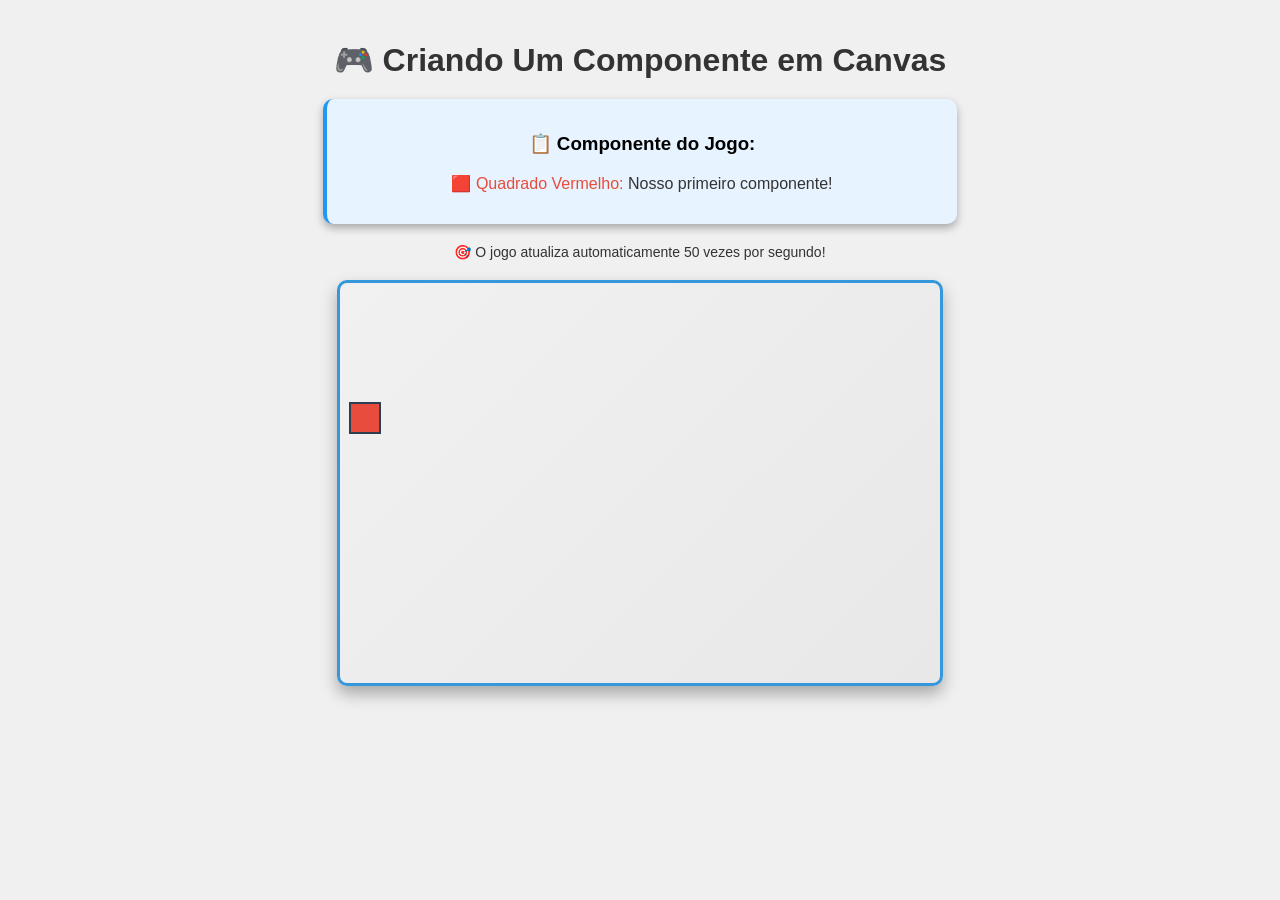
<file: 02 - Scripts/01 - components/01 - Um Componente/index.html>
<!DOCTYPE html>
<html lang="pt-BR">
<head>
    <meta charset="UTF-8">
    <meta name="viewport" content="width=device-width, initial-scale=1.0">
    <title>Criando Um Componente em Canvas</title>
    <link rel="stylesheet" href="css/styles.css">
</head>
<body>
    <h1>🎮 Criando Um Componente em Canvas</h1>
    
    <div class="game-info">
        <h3>📋 Componente do Jogo:</h3>
        <p><span style="color: #e74c3c;">🟥 Quadrado Vermelho:</span> Nosso primeiro componente!</p>
    </div>
    
    <div class="controls">
        <p>🎯 O jogo atualiza automaticamente 50 vezes por segundo!</p>
    </div>
    
    <!-- Canvas onde o jogo será desenhado -->
    <canvas id="gameCanvas"></canvas>
    <script src="js/script.js"></script>
</body>
</html>
</file>
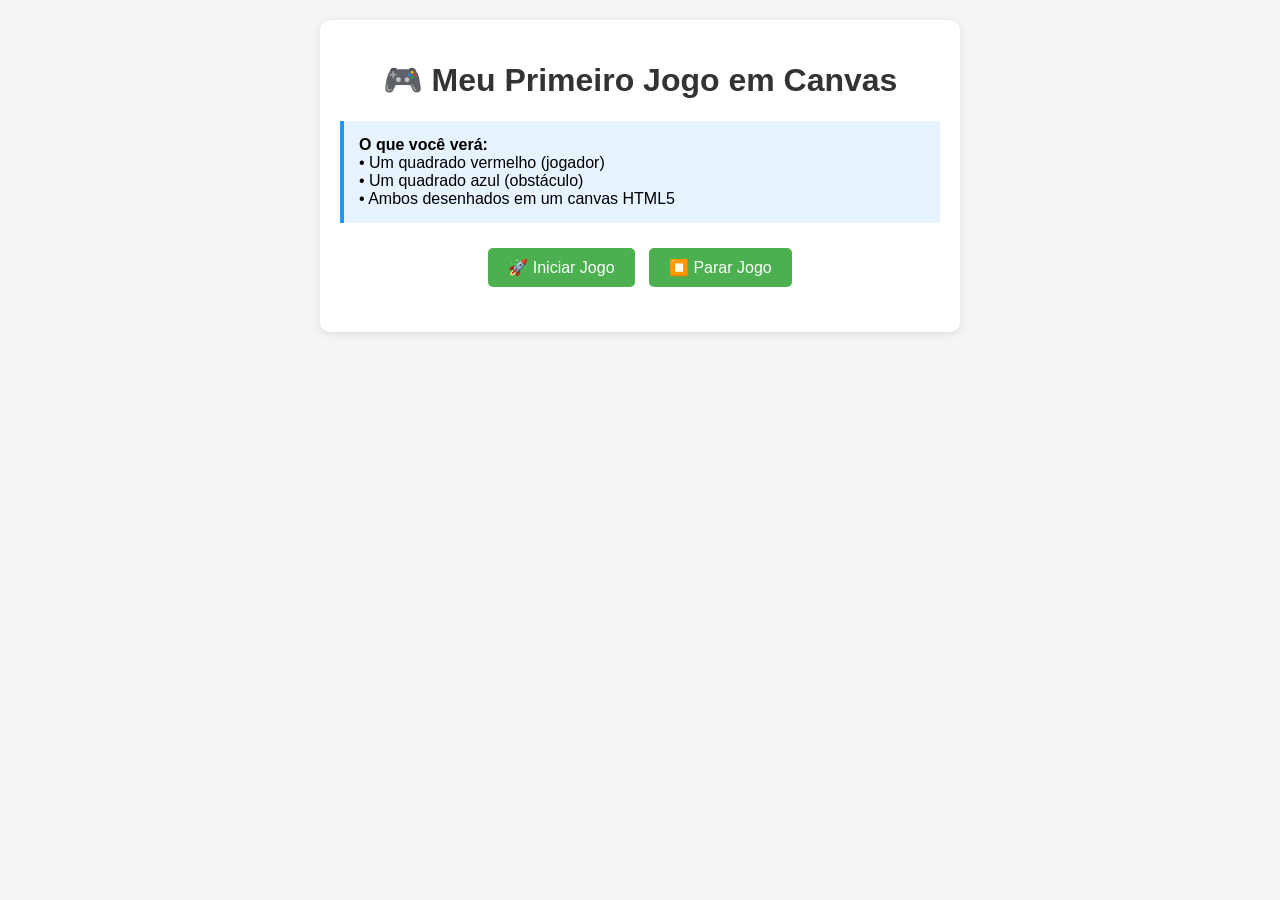
<file: 02 - Scripts/01 - components/02 - Dois Componentes/index.html>
<!DOCTYPE html>
<html lang="pt-BR">
<head>
    <meta charset="UTF-8">
    <meta name="viewport" content="width=device-width, initial-scale=1.0">
    <title>Criando Dois Componentes em Canvas</title>
    <link rel="stylesheet" href="css/styles.css">
</head>
<body>
    <div class="container">
        <h1>🎮 Meu Primeiro Jogo em Canvas</h1>
        
        <div class="info">
            <strong>O que você verá:</strong><br>
            • Um quadrado vermelho (jogador)<br>
            • Um quadrado azul (obstáculo)<br>
            • Ambos desenhados em um canvas HTML5
        </div>
        
        <div class="controls">
            <button onclick="iniciarJogo()">🚀 Iniciar Jogo</button>
            <button onclick="pararJogo()">⏹️ Parar Jogo</button>
        </div>
        
        <!-- O canvas será criado aqui pelo JavaScript -->
    </div>
    <script src="js/script.js"></script>
</body>
</html>
</file>
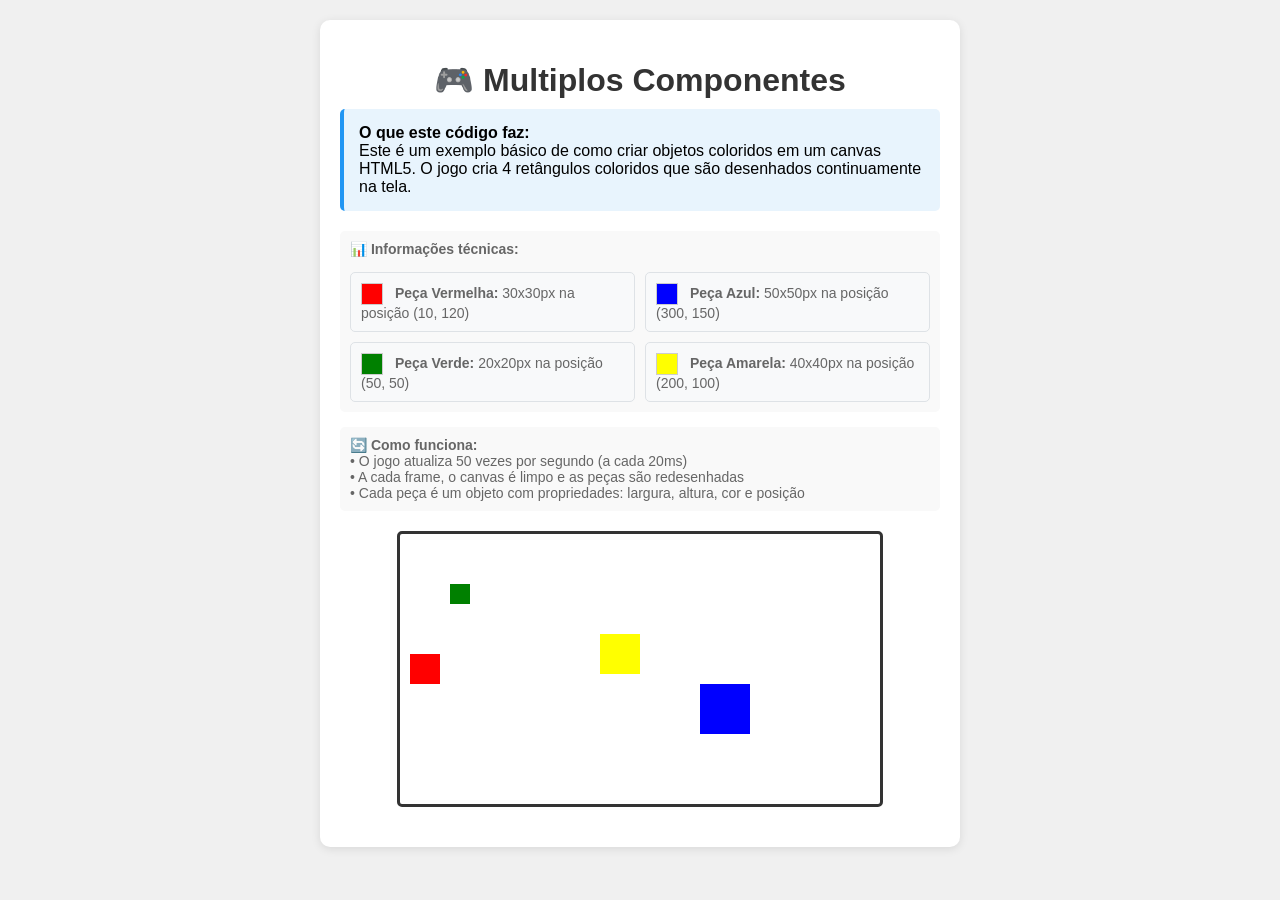
<file: 02 - Scripts/01 - components/03 - Multiplos Componentes/index.html>
<!DOCTYPE html>
<html lang="pt-BR">
<head>
    <meta charset="UTF-8">
    <meta name="viewport" content="width=device-width, initial-scale=1.0">
    <title>Multiplos Componentes - Jogo Canvas</title>
    <link rel="stylesheet" type="text/css" href="css/styles.css">
</head>
<body>
    <div class="container">
        <h1>🎮 Multiplos Componentes</h1>
        
        <div class="descricao">
            <strong>O que este código faz:</strong><br>
            Este é um exemplo básico de como criar objetos coloridos em um canvas HTML5. 
            O jogo cria 4 retângulos coloridos que são desenhados continuamente na tela.
        </div>
        
        <!-- O canvas será inserido aqui pelo JavaScript -->
        
        <div class="info">
            <strong>📊 Informações técnicas:</strong>
            <div class="pecas-info">
                <div class="peca-card">
                    <span class="cor-exemplo" style="background-color: red;"></span>
                    <strong>Peça Vermelha:</strong> 30x30px na posição (10, 120)
                </div>
                <div class="peca-card">
                    <span class="cor-exemplo" style="background-color: blue;"></span>
                    <strong>Peça Azul:</strong> 50x50px na posição (300, 150)
                </div>
                <div class="peca-card">
                    <span class="cor-exemplo" style="background-color: green;"></span>
                    <strong>Peça Verde:</strong> 20x20px na posição (50, 50)
                </div>
                <div class="peca-card">
                    <span class="cor-exemplo" style="background-color: yellow;"></span>
                    <strong>Peça Amarela:</strong> 40x40px na posição (200, 100)
                </div>
            </div>
        </div>
        
        <div class="info">
            <strong>🔄 Como funciona:</strong><br>
            • O jogo atualiza 50 vezes por segundo (a cada 20ms)<br>
            • A cada frame, o canvas é limpo e as peças são redesenhadas<br>
            • Cada peça é um objeto com propriedades: largura, altura, cor e posição
        </div>
    </div>
    <script src="js/script.js"></script>
</body>
</html>
</file>
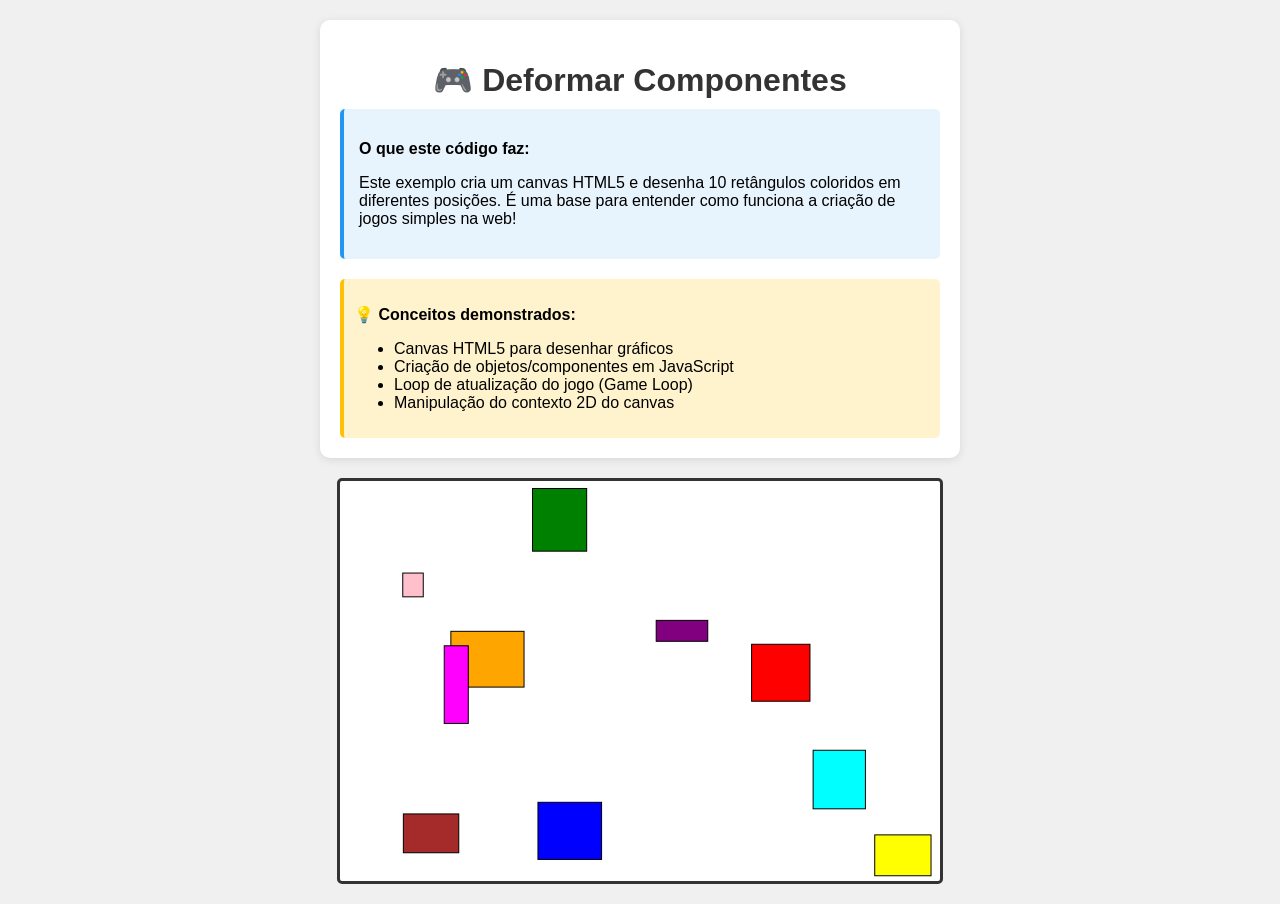
<file: 02 - Scripts/01 - components/04 - Deformar Componentes/index.html>
<!DOCTYPE html>
<html lang="pt-BR">
<head>
    <meta charset="UTF-8">
    <meta name="viewport" content="width=device-width, initial-scale=1.0">
    <title>Deformar Componentes</title>
    <link rel="stylesheet" type="text/css" href="css/styles.css">
</head>
<body>
    <div class="container">
        <h1>🎮 Deformar Componentes</h1>
        
        <div class="descricao">
            <p><strong>O que este código faz:</strong></p>
            <p>Este exemplo cria um canvas HTML5 e desenha 10 retângulos coloridos em diferentes posições. 
            É uma base para entender como funciona a criação de jogos simples na web!</p>
        </div>

        <!-- O canvas será inserido aqui pelo JavaScript -->
        
        <div class="info">
            <p><strong>💡 Conceitos demonstrados:</strong></p>
            <ul>
                <li>Canvas HTML5 para desenhar gráficos</li>
                <li>Criação de objetos/componentes em JavaScript</li>
                <li>Loop de atualização do jogo (Game Loop)</li>
                <li>Manipulação do contexto 2D do canvas</li>
            </ul>
        </div>        
    </div>    
    <script src="js/script.js"></script>    
</body>
</html>
</file>
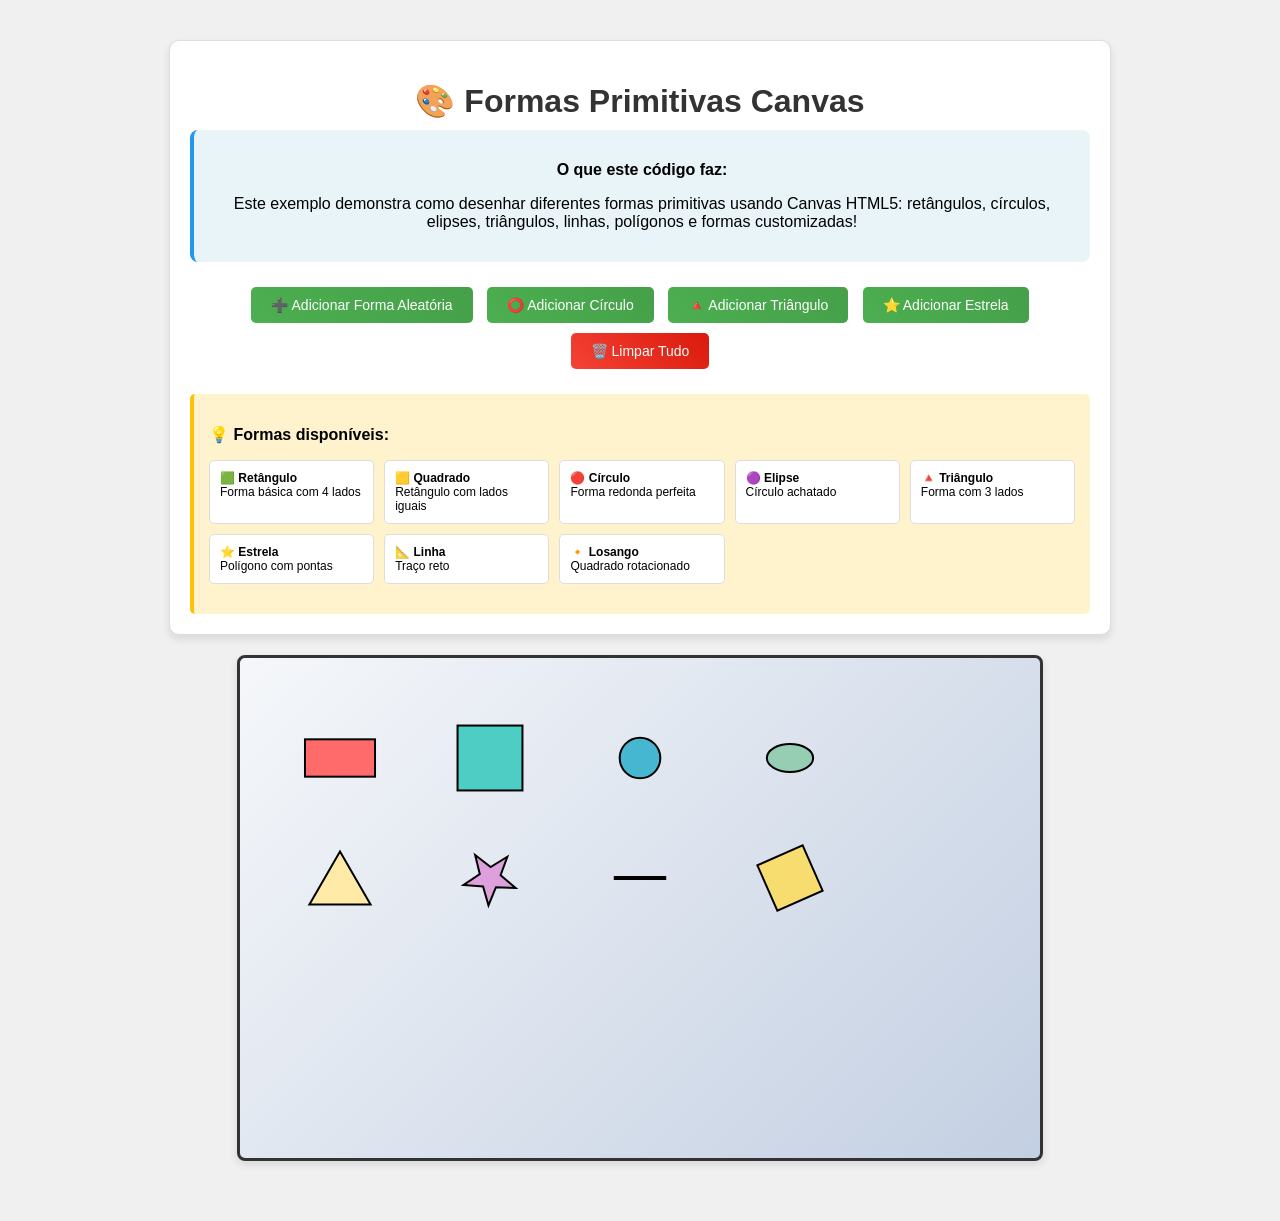
<file: 02 - Scripts/01 - components/05 - Formas Primitivas/index.html>
<!DOCTYPE html>
<html lang="pt-BR">
<head>
    <meta charset="UTF-8">
    <meta name="viewport" content="width=device-width, initial-scale=1.0">
    <title>Formas Primitivas Canvas</title>
    <link rel="stylesheet" type="text/css" href="css/styles.css">
</head>
<body>
    <div class="container">
        <h1>🎨 Formas Primitivas Canvas</h1>
        
        <div class="description">
            <p><strong>O que este código faz:</strong></p>
            <p>Este exemplo demonstra como desenhar diferentes formas primitivas usando Canvas HTML5: 
            retângulos, círculos, elipses, triângulos, linhas, polígonos e formas customizadas!</p>
        </div>

        <div class="controls">
            <button class="btn" onclick="adicionarFormaAleatoria()">➕ Adicionar Forma Aleatória</button>
            <button class="btn" onclick="adicionarCirculo()">⭕ Adicionar Círculo</button>
            <button class="btn" onclick="adicionarTriangulo()">🔺 Adicionar Triângulo</button>
            <button class="btn" onclick="adicionarEstrela()">⭐ Adicionar Estrela</button>
            <button class="btn clear" onclick="limparTudo()">🗑️ Limpar Tudo</button>
        </div>

        <!-- O canvas será inserido aqui pelo JavaScript -->
        
        <div class="info">
            <p><strong>💡 Formas disponíveis:</strong></p>
            <div class="shapes-grid">
                <div class="shape-info">🟩 <strong>Retângulo</strong><br>Forma básica com 4 lados</div>
                <div class="shape-info">🟨 <strong>Quadrado</strong><br>Retângulo com lados iguais</div>
                <div class="shape-info">🔴 <strong>Círculo</strong><br>Forma redonda perfeita</div>
                <div class="shape-info">🟣 <strong>Elipse</strong><br>Círculo achatado</div>
                <div class="shape-info">🔺 <strong>Triângulo</strong><br>Forma com 3 lados</div>
                <div class="shape-info">⭐ <strong>Estrela</strong><br>Polígono com pontas</div>
                <div class="shape-info">📐 <strong>Linha</strong><br>Traço reto</div>
                <div class="shape-info">🔸 <strong>Losango</strong><br>Quadrado rotacionado</div>
            </div>
        </div>
    </div>
    <script src="js/script.js"></script>
</body>
</html>
</file>
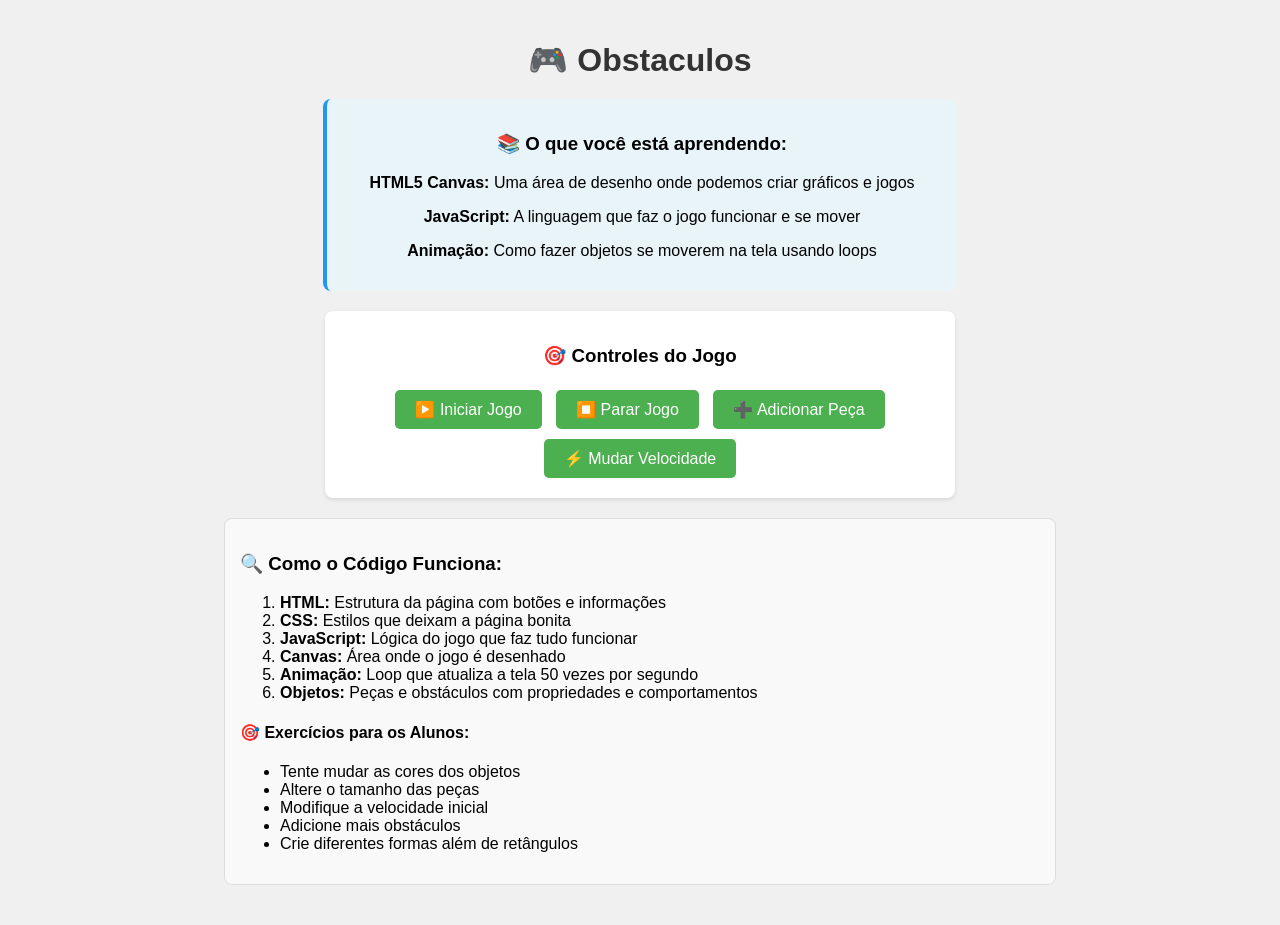
<file: 02 - Scripts/01 - components/06 - Obstaculos/index.html>
<!DOCTYPE html>
<html lang="pt-BR">
<head>
    <meta charset="UTF-8">
    <meta name="viewport" content="width=device-width, initial-scale=1.0">
    <title>Obstaculos</title>
    <link rel="stylesheet" type="text/css" href="css/styles.css">
</head>
<body>
    <h1>🎮 Obstaculos</h1>
    
    <div class="game-info">
        <h3>📚 O que você está aprendendo:</h3>
        <p><strong>HTML5 Canvas:</strong> Uma área de desenho onde podemos criar gráficos e jogos</p>
        <p><strong>JavaScript:</strong> A linguagem que faz o jogo funcionar e se mover</p>
        <p><strong>Animação:</strong> Como fazer objetos se moverem na tela usando loops</p>
    </div>
    
    <div class="controls">
        <h3>🎯 Controles do Jogo</h3>
        <button onclick="startGame()">▶️ Iniciar Jogo</button>
        <button onclick="stopGame()">⏹️ Parar Jogo</button>
        <button onclick="addNewPiece()">➕ Adicionar Peça</button>
        <button onclick="changeSpeed()">⚡ Mudar Velocidade</button>
    </div>    
 <div class="code-explanation">
        <h3>🔍 Como o Código Funciona:</h3>
        <ol>
            <li><strong>HTML:</strong> Estrutura da página com botões e informações</li>
            <li><strong>CSS:</strong> Estilos que deixam a página bonita</li>
            <li><strong>JavaScript:</strong> Lógica do jogo que faz tudo funcionar</li>
            <li><strong>Canvas:</strong> Área onde o jogo é desenhado</li>
            <li><strong>Animação:</strong> Loop que atualiza a tela 50 vezes por segundo</li>
            <li><strong>Objetos:</strong> Peças e obstáculos com propriedades e comportamentos</li>
        </ol>
        
        <h4>🎯 Exercícios para os Alunos:</h4>
        <ul>
            <li>Tente mudar as cores dos objetos</li>
            <li>Altere o tamanho das peças</li>
            <li>Modifique a velocidade inicial</li>
            <li>Adicione mais obstáculos</li>
            <li>Crie diferentes formas além de retângulos</li>
        </ul>
    </div>
    <script src="js/script.js"></script>
</body>
</html>
</file>
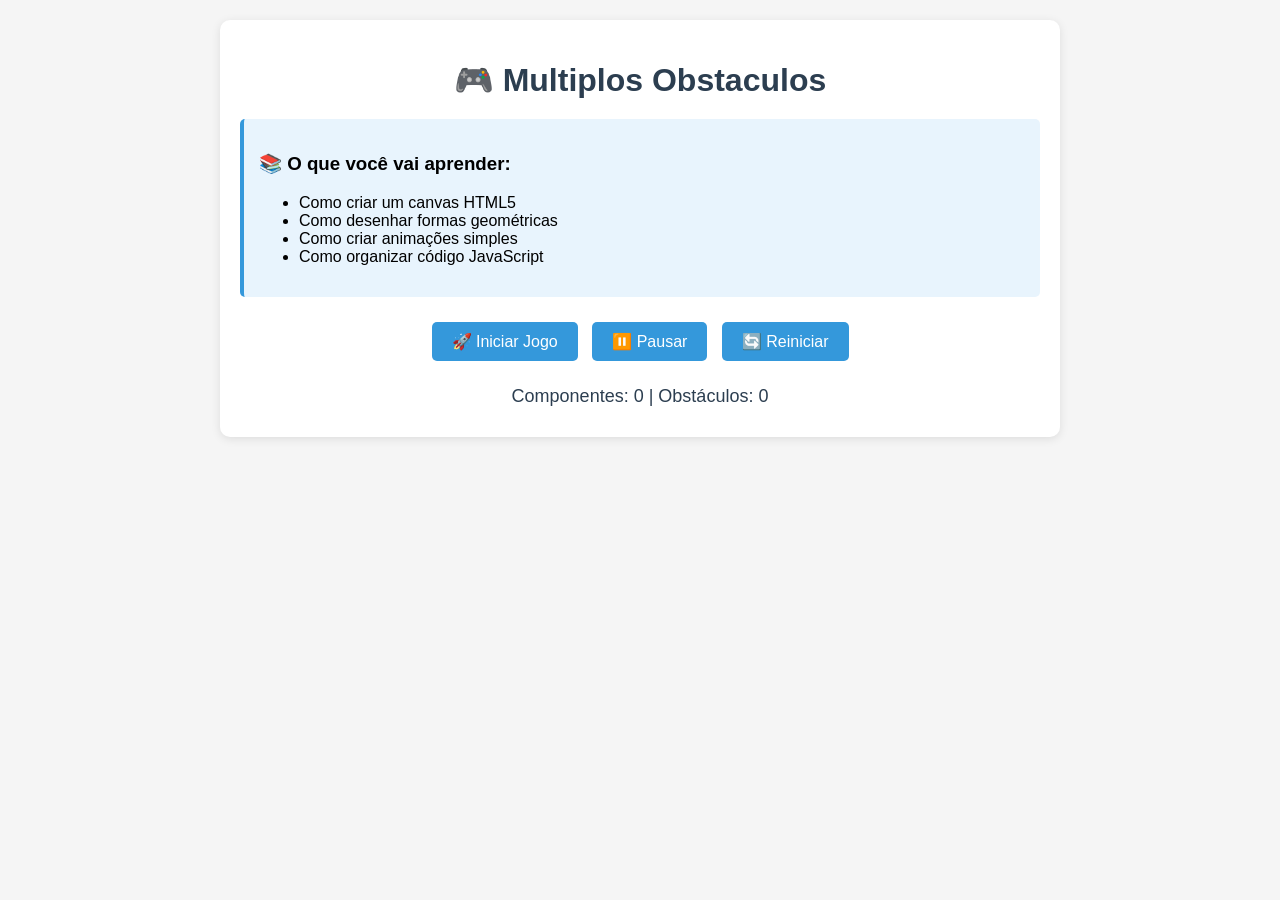
<file: 02 - Scripts/01 - components/07 - Multiplos Obstaculos/index.html>
<!DOCTYPE html>
<html lang="pt-BR">
<head>
    <meta charset="UTF-8">
    <meta name="viewport" content="width=device-width, initial-scale=1.0">
    <title>Multiplos Obstaculos</title>
    <link rel="stylesheet" type="text/css" href="css/styles.css">
</head>
<body>
    <div class="container">
        <h1>🎮 Multiplos Obstaculos</h1>
        
        <div class="info-panel">
            <h3>📚 O que você vai aprender:</h3>
            <ul>
                <li>Como criar um canvas HTML5</li>
                <li>Como desenhar formas geométricas</li>
                <li>Como criar animações simples</li>
                <li>Como organizar código JavaScript</li>
            </ul>
        </div>
        
        <div class="controls">
            <button onclick="startGame()">🚀 Iniciar Jogo</button>
            <button onclick="pauseGame()">⏸️ Pausar</button>
            <button onclick="resetGame()">🔄 Reiniciar</button>
        </div>
        
        <div class="stats">
            <span>Componentes: <span id="componentCount">0</span></span> | 
            <span>Obstáculos: <span id="obstacleCount">0</span></span>
        </div>
        
        <!-- O canvas será criado dinamicamente pelo JavaScript -->
    </div>
    <script src="js/script.js"></script>
</body>
</html>
</file>
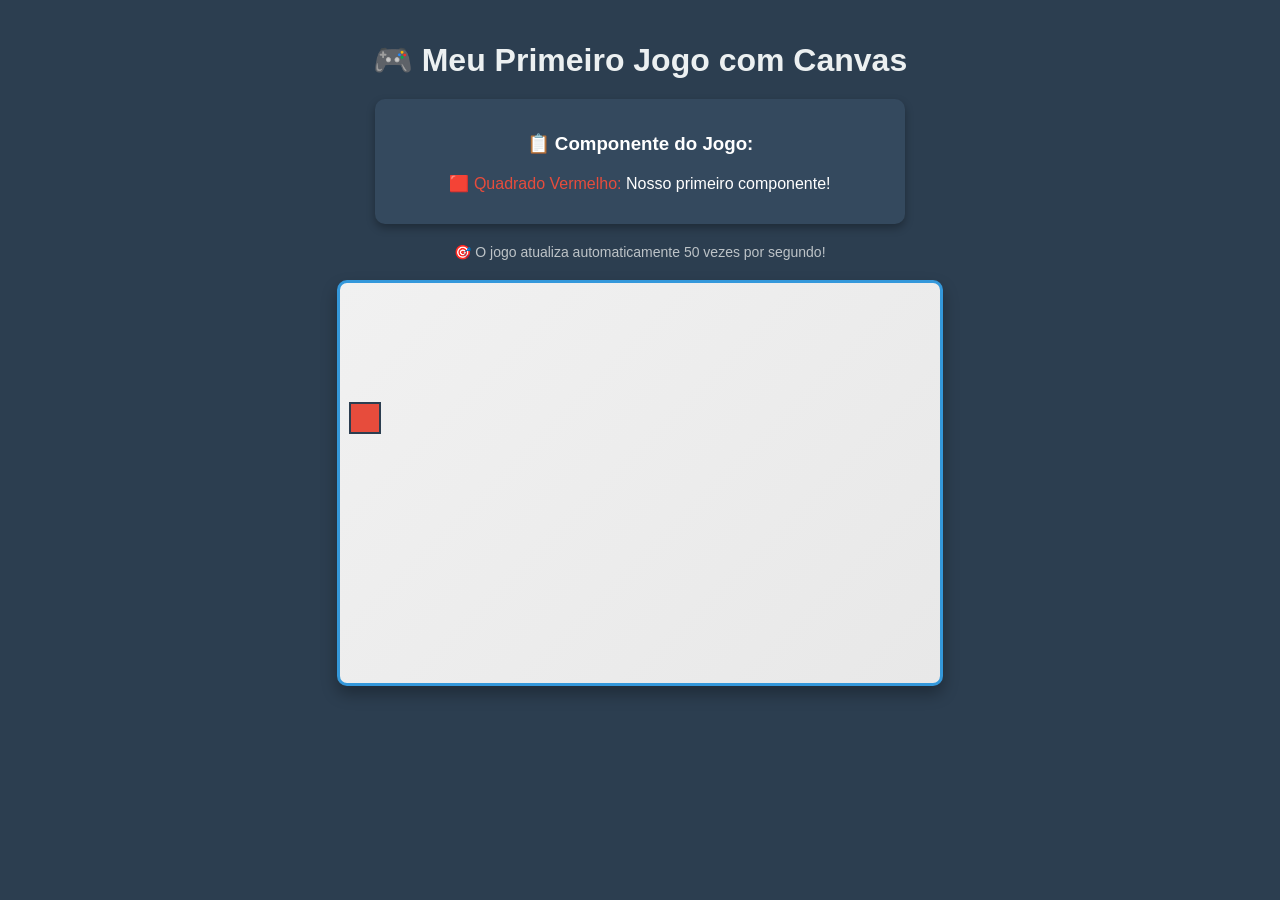
<file: 02 - Scripts/01 - components/Um Componente/index.html>
<!DOCTYPE html>
<html lang="pt-BR">
<head>
    <meta charset="UTF-8">
    <meta name="viewport" content="width=device-width, initial-scale=1.0">
    <title>Meu Primeiro Jogo em Canvas</title>
    <link rel="stylesheet" href="css/styles.css">
</head>
<body>
    <h1>🎮 Meu Primeiro Jogo com Canvas</h1>
    
    <div class="game-info">
        <h3>📋 Componente do Jogo:</h3>
        <p><span style="color: #e74c3c;">🟥 Quadrado Vermelho:</span> Nosso primeiro componente!</p>
    </div>
    
    <div class="controls">
        <p>🎯 O jogo atualiza automaticamente 50 vezes por segundo!</p>
    </div>
    
    <!-- Canvas onde o jogo será desenhado -->
    <canvas id="gameCanvas"></canvas>
    <script src="js/script.js"></script>
</body>
</html>
</file>
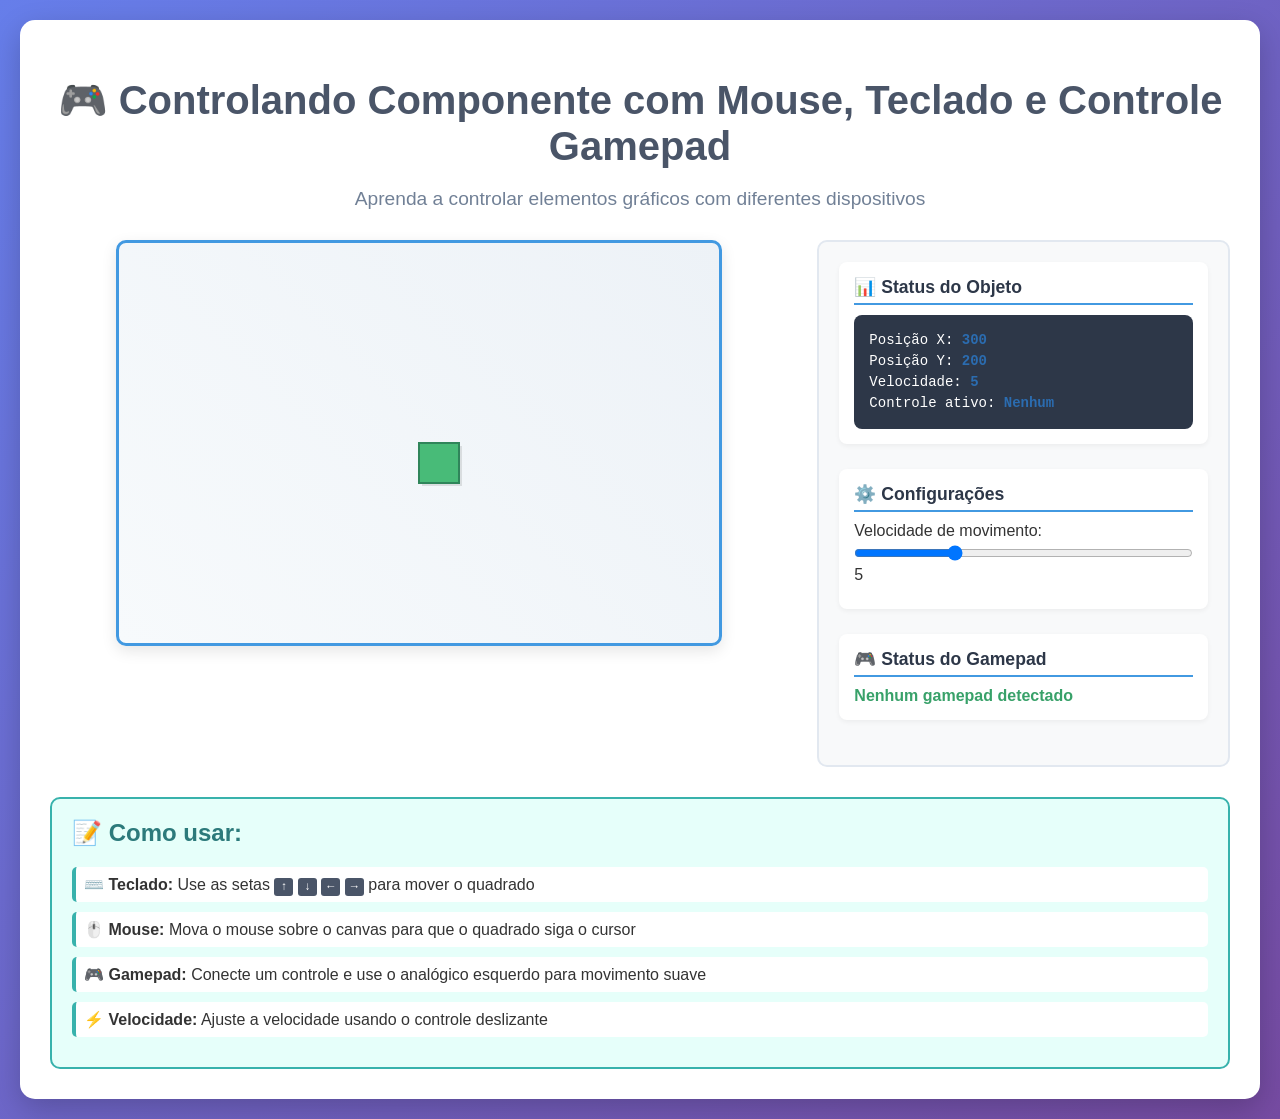
<file: 02 - Scripts/02 - controllers/01 - mouse-teclado-gamepad/index.html>
<!DOCTYPE html>
<html lang="pt-BR">
<head>
    <meta charset="UTF-8">
    <meta name="viewport" content="width=device-width, initial-scale=1.0">
    <title>Controlando Componente com Mouse, Teclado e Controle Gamepad</title>

    <link rel="stylesheet" type="text/css" href="css/styles.css">
</head>
<body>
    <div class="container">
        <h1>🎮 Controlando Componente com Mouse, Teclado e Controle Gamepad</h1>
        <p class="subtitle">Aprenda a controlar elementos gráficos com diferentes dispositivos</p>
        
        <div class="game-area">
            <div class="canvas-container">
                <canvas id="canvas" width="600" height="400"></canvas>
            </div>
            
            <div class="controls-panel">
                <div class="control-section">
                    <h3>📊 Status do Objeto</h3>
                    <div class="status-display">
                        <div>Posição X: <span id="posX" class="coordinate-display">300</span></div>
                        <div>Posição Y: <span id="posY" class="coordinate-display">200</span></div>
                        <div>Velocidade: <span id="currentSpeed" class="coordinate-display">5</span></div>
                        <div>Controle ativo: <span id="activeControl" class="coordinate-display">Nenhum</span></div>
                    </div>
                </div>

                <div class="control-section">
                    <h3>⚙️ Configurações</h3>
                    <div class="speed-control">
                        <label for="speedSlider">Velocidade de movimento:</label>
                        <input type="range" id="speedSlider" min="1" max="15" value="5">
                        <span id="speedValue">5</span>
                    </div>
                </div>

                <div class="control-section">
                    <h3>🎮 Status do Gamepad</h3>
                    <div id="gamepadStatus" class="gamepad-status">Nenhum gamepad detectado</div>
                </div>
            </div>
        </div>

        <div class="instructions">
            <h2>📝 Como usar:</h2>
            <div class="instruction-item">
                <strong>⌨️ Teclado:</strong> Use as setas <span class="kbd">↑</span> <span class="kbd">↓</span> <span class="kbd">←</span> <span class="kbd">→</span> para mover o quadrado
            </div>
            <div class="instruction-item">
                <strong>🖱️ Mouse:</strong> Mova o mouse sobre o canvas para que o quadrado siga o cursor
            </div>
            <div class="instruction-item">
                <strong>🎮 Gamepad:</strong> Conecte um controle e use o analógico esquerdo para movimento suave
            </div>
            <div class="instruction-item">
                <strong>⚡ Velocidade:</strong> Ajuste a velocidade usando o controle deslizante
            </div>
        </div>
    </div>
    <script src="js/script.js"></script>
</body>
</html>
</file>
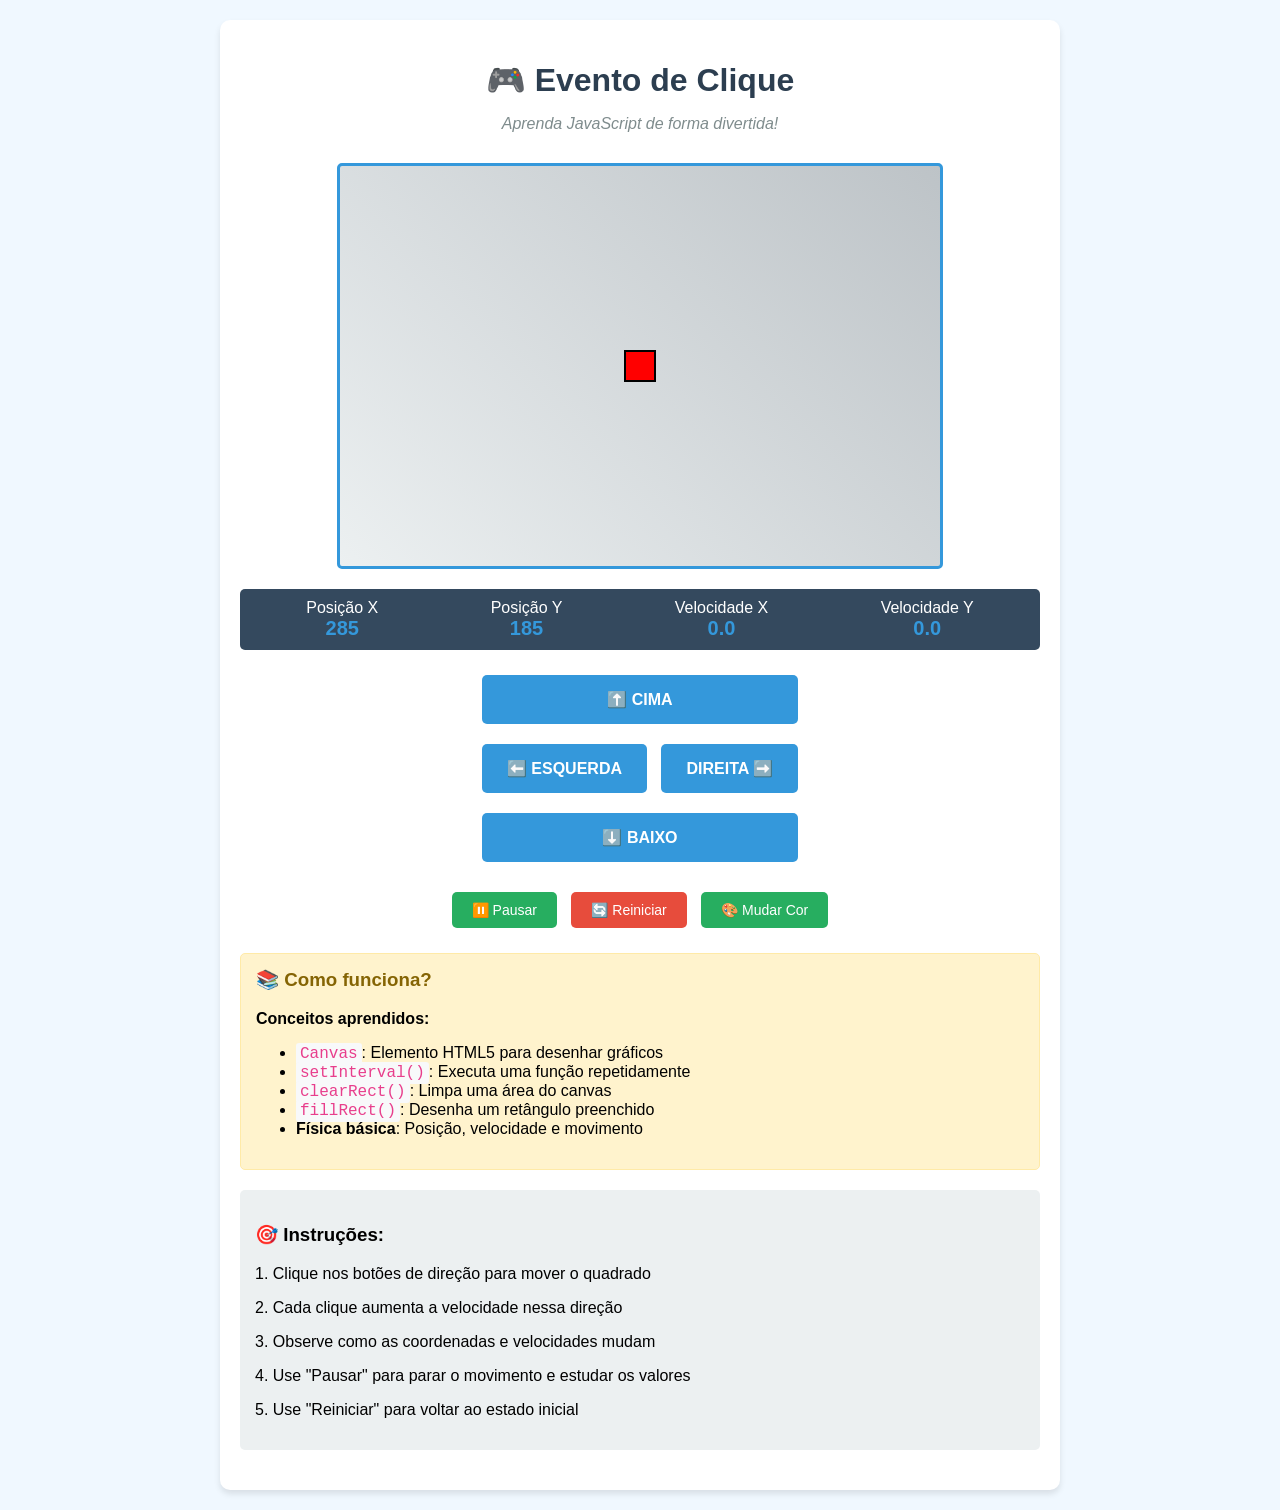
<file: 02 - Scripts/02 - controllers/02 - mouse-evento-clique-mover-parar/index.html>
<!DOCTYPE html>
<html lang="pt-BR">
<head>
    <meta charset="UTF-8">
    <meta name="viewport" content="width=device-width, initial-scale=1.0">
    <title>Evento de Clique</title>
    <link rel="stylesheet" type="text/css" href="css/styles.css">
</head>
<body>
    <div class="game-container">
        <h1>🎮 Evento de Clique</h1>
        <p class="subtitle">Aprenda JavaScript de forma divertida!</p>
        
        <!-- Canvas onde o jogo acontece -->
        <canvas id="gameCanvas" width="600" height="400"></canvas>
        
        <!-- Estatísticas do jogo -->
        <div class="stats">
            <div class="stat-item">
                <div>Posição X</div>
                <div class="stat-value" id="posX">0</div>
            </div>
            <div class="stat-item">
                <div>Posição Y</div>
                <div class="stat-value" id="posY">0</div>
            </div>
            <div class="stat-item">
                <div>Velocidade X</div>
                <div class="stat-value" id="speedX">0</div>
            </div>
            <div class="stat-item">
                <div>Velocidade Y</div>
                <div class="stat-value" id="speedY">0</div>
            </div>
        </div>

        <!-- Controles de movimento -->        
        <div class="controls">
            <button class="button-up" onclick="moverPara('cima')" title="Move o quadrado para cima">
                ⬆️ CIMA
            </button>
            <div class="button-middle">
                <button onclick="moverPara('esquerda')" title="Move o quadrado para a esquerda">
                    ⬅️ ESQUERDA
                </button>
                <button onclick="moverPara('direita')" title="Move o quadrado para a direita">
                    DIREITA ➡️
                </button>
            </div>
            <button class="button-down" onclick="moverPara('baixo')" title="Move o quadrado para baixo">
                ⬇️ BAIXO
            </button>
        </div>        

        <!-- Controles do jogo -->
        <div class="game-controls">
            <button onclick="pausarJogo()" id="pauseBtn">⏸️ Pausar</button>
            <button onclick="reiniciarJogo()" class="reset-btn">🔄 Reiniciar</button>
            <button onclick="alterarCor()">🎨 Mudar Cor</button>
        </div>

        <!-- Informações educativas -->
        <div class="educational-section">
            <h3>📚 Como funciona?</h3>
            <p><strong>Conceitos aprendidos:</strong></p>
            <ul>
                <li><code>Canvas</code>: Elemento HTML5 para desenhar gráficos</li>
                <li><code>setInterval()</code>: Executa uma função repetidamente</li>
                <li><code>clearRect()</code>: Limpa uma área do canvas</li>
                <li><code>fillRect()</code>: Desenha um retângulo preenchido</li>
                <li><strong>Física básica</strong>: Posição, velocidade e movimento</li>
            </ul>
        </div>

        <div class="info-panel">
            <h3>🎯 Instruções:</h3>
            <p>1. Clique nos botões de direção para mover o quadrado</p>
            <p>2. Cada clique aumenta a velocidade nessa direção</p>
            <p>3. Observe como as coordenadas e velocidades mudam</p>
            <p>4. Use "Pausar" para parar o movimento e estudar os valores</p>
            <p>5. Use "Reiniciar" para voltar ao estado inicial</p>
        </div>
    </div>
    <script src="js/script.js"></script>
</body>
</html>
</file>
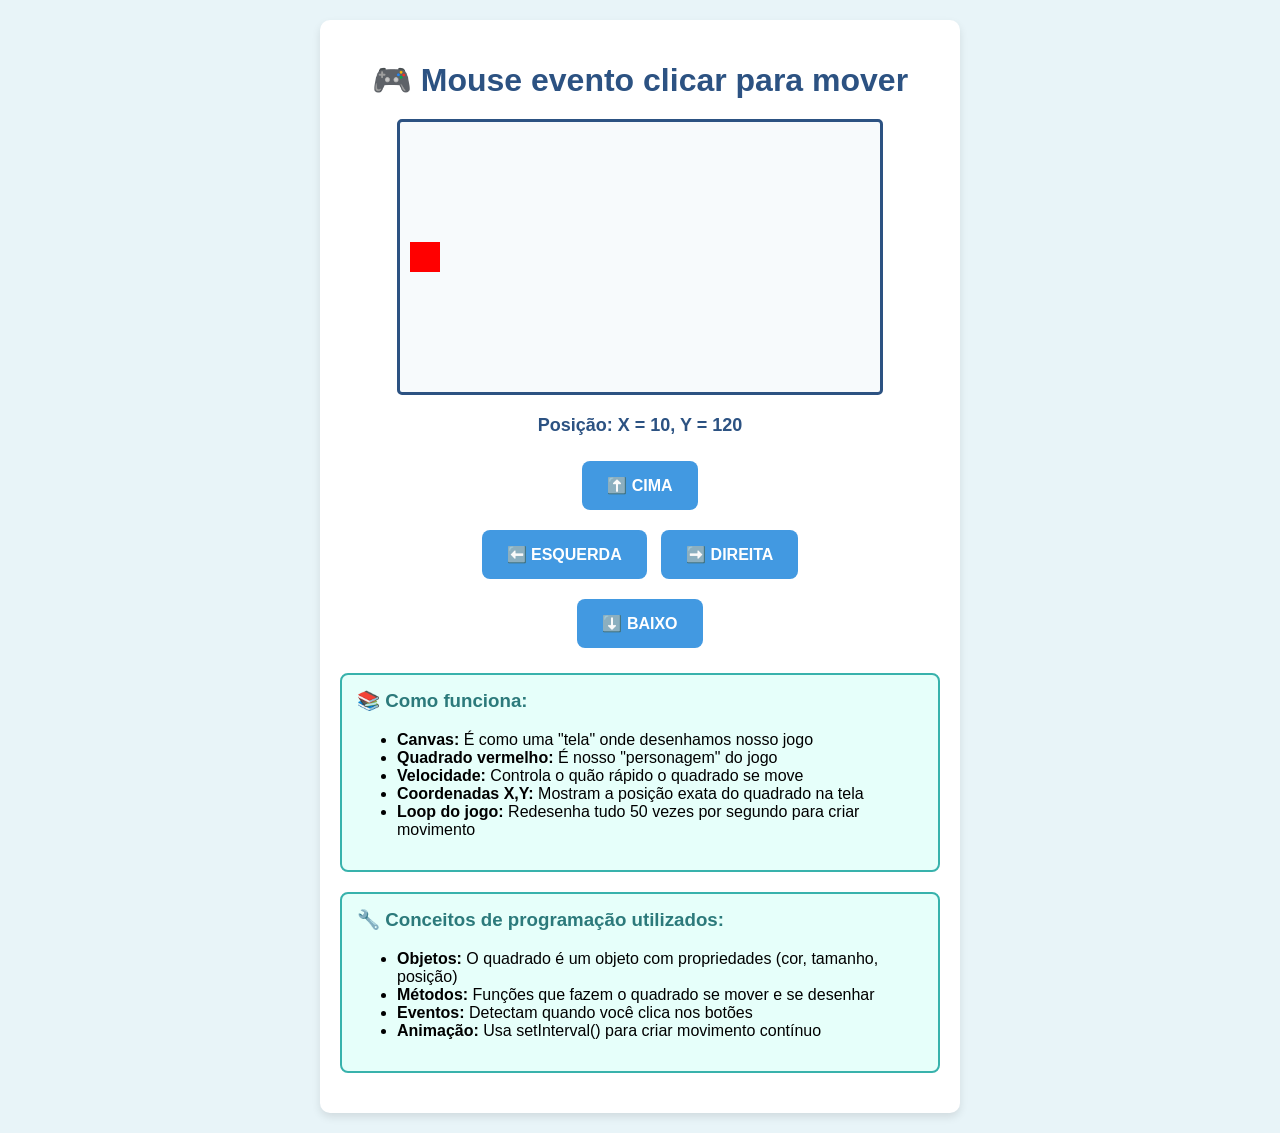
<file: 02 - Scripts/02 - controllers/02 - mouse-evento-clique-mover/index.html>
<!DOCTYPE html>
<html lang="pt-BR">
<head>
    <meta charset="UTF-8">
    <meta name="viewport" content="width=device-width, initial-scale=1.0">
    <title>Mouse evento clicar para mover</title>
    <link rel="stylesheet" href="css/styles.css">
</head>
<body>
    <div class="container">
        <h1>🎮 Mouse evento clicar para mover</h1>
        
        <!-- Área onde o jogo será desenhado -->
        <canvas id="gameCanvas" width="480" height="270"></canvas>
        
        <!-- Placar -->
        <div class="score">
            Posição: X = <span id="posX">10</span>, Y = <span id="posY">120</span>
        </div>
        
        <!-- Controles do jogo -->
        <div class="controls">
            <div class="button-row">
                <button class="control-button" 
                        onmousedown="moverParaCima()" 
                        onmouseup="pararMovimento()" 
                        ontouchstart="moverParaCima()" 
                        ontouchend="pararMovimento()">
                    ⬆️ CIMA
                </button>
            </div>
            
            <div class="button-row">
                <button class="control-button" 
                        onmousedown="moverParaEsquerda()" 
                        onmouseup="pararMovimento()" 
                        ontouchstart="moverParaEsquerda()" 
                        ontouchend="pararMovimento()">
                    ⬅️ ESQUERDA
                </button>
                
                <button class="control-button" 
                        onmousedown="moverParaDireita()" 
                        onmouseup="pararMovimento()" 
                        ontouchstart="moverParaDireita()" 
                        ontouchend="pararMovimento()">
                    ➡️ DIREITA
                </button>
            </div>
            
            <div class="button-row">
                <button class="control-button" 
                        onmousedown="moverParaBaixo()" 
                        onmouseup="pararMovimento()" 
                        ontouchstart="moverParaBaixo()" 
                        ontouchend="pararMovimento()">
                    ⬇️ BAIXO
                </button>
            </div>
        </div>

        <!-- Informações educativas -->
        <div class="info-box">
            <h3>📚 Como funciona:</h3>
            <ul>
                <li><strong>Canvas:</strong> É como uma "tela" onde desenhamos nosso jogo</li>
                <li><strong>Quadrado vermelho:</strong> É nosso "personagem" do jogo</li>
                <li><strong>Velocidade:</strong> Controla o quão rápido o quadrado se move</li>
                <li><strong>Coordenadas X,Y:</strong> Mostram a posição exata do quadrado na tela</li>
                <li><strong>Loop do jogo:</strong> Redesenha tudo 50 vezes por segundo para criar movimento</li>
            </ul>
        </div>

        <div class="info-box">
            <h3>🔧 Conceitos de programação utilizados:</h3>
            <ul>
                <li><strong>Objetos:</strong> O quadrado é um objeto com propriedades (cor, tamanho, posição)</li>
                <li><strong>Métodos:</strong> Funções que fazem o quadrado se mover e se desenhar</li>
                <li><strong>Eventos:</strong> Detectam quando você clica nos botões</li>
                <li><strong>Animação:</strong> Usa setInterval() para criar movimento contínuo</li>
            </ul>
        </div>
    </div>
    <script src="js/script.js"></script>
</body>
</html>
</file>
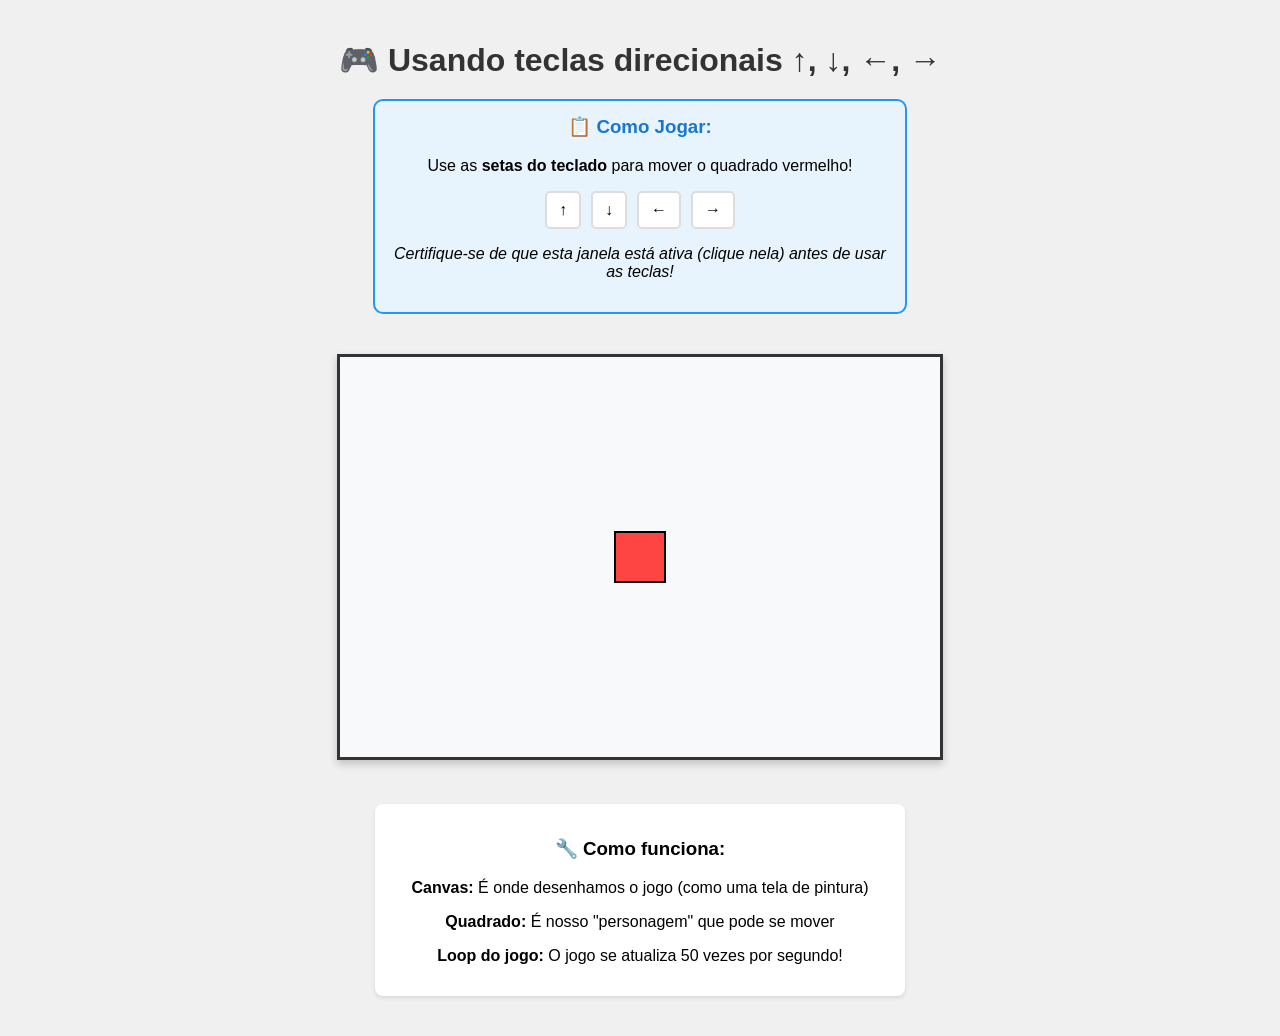
<file: 02 - Scripts/02 - controllers/04 - keys Arrows/index.html>
<!DOCTYPE html>
<html lang="pt-BR">
<head>
    <meta charset="UTF-8">
    <meta name="viewport" content="width=device-width, initial-scale=1.0">
    <title>Usando teclas direcionais</title>
    <link rel="stylesheet" type="text/css" href="css/styles.css">
</head>
<body>
    <h1 class="titulo">🎮 Usando teclas direcionais ↑, ↓, ←, →</h1>    
    <div class="instrucoes">
        <h3>📋 Como Jogar:</h3>
        <p>Use as <strong>setas do teclado</strong> para mover o quadrado vermelho!</p>
        <div class="teclas">
            <div class="tecla">↑</div>
            <div class="tecla">↓</div>
            <div class="tecla">←</div>
            <div class="tecla">→</div>
        </div>
        <p><em>Certifique-se de que esta janela está ativa (clique nela) antes de usar as teclas!</em></p>
    </div>
    
    <!-- Canvas onde o jogo será desenhado -->
    <canvas id="gameCanvas"></canvas>
    
    <div class="info-jogo">
        <h3>🔧 Como funciona:</h3>
        <p><strong>Canvas:</strong> É onde desenhamos o jogo (como uma tela de pintura)</p>
        <p><strong>Quadrado:</strong> É nosso "personagem" que pode se mover</p>
        <p><strong>Loop do jogo:</strong> O jogo se atualiza 50 vezes por segundo!</p>
    </div>
    <script src="js/script.js"></script>
</body>
</html>
</file>
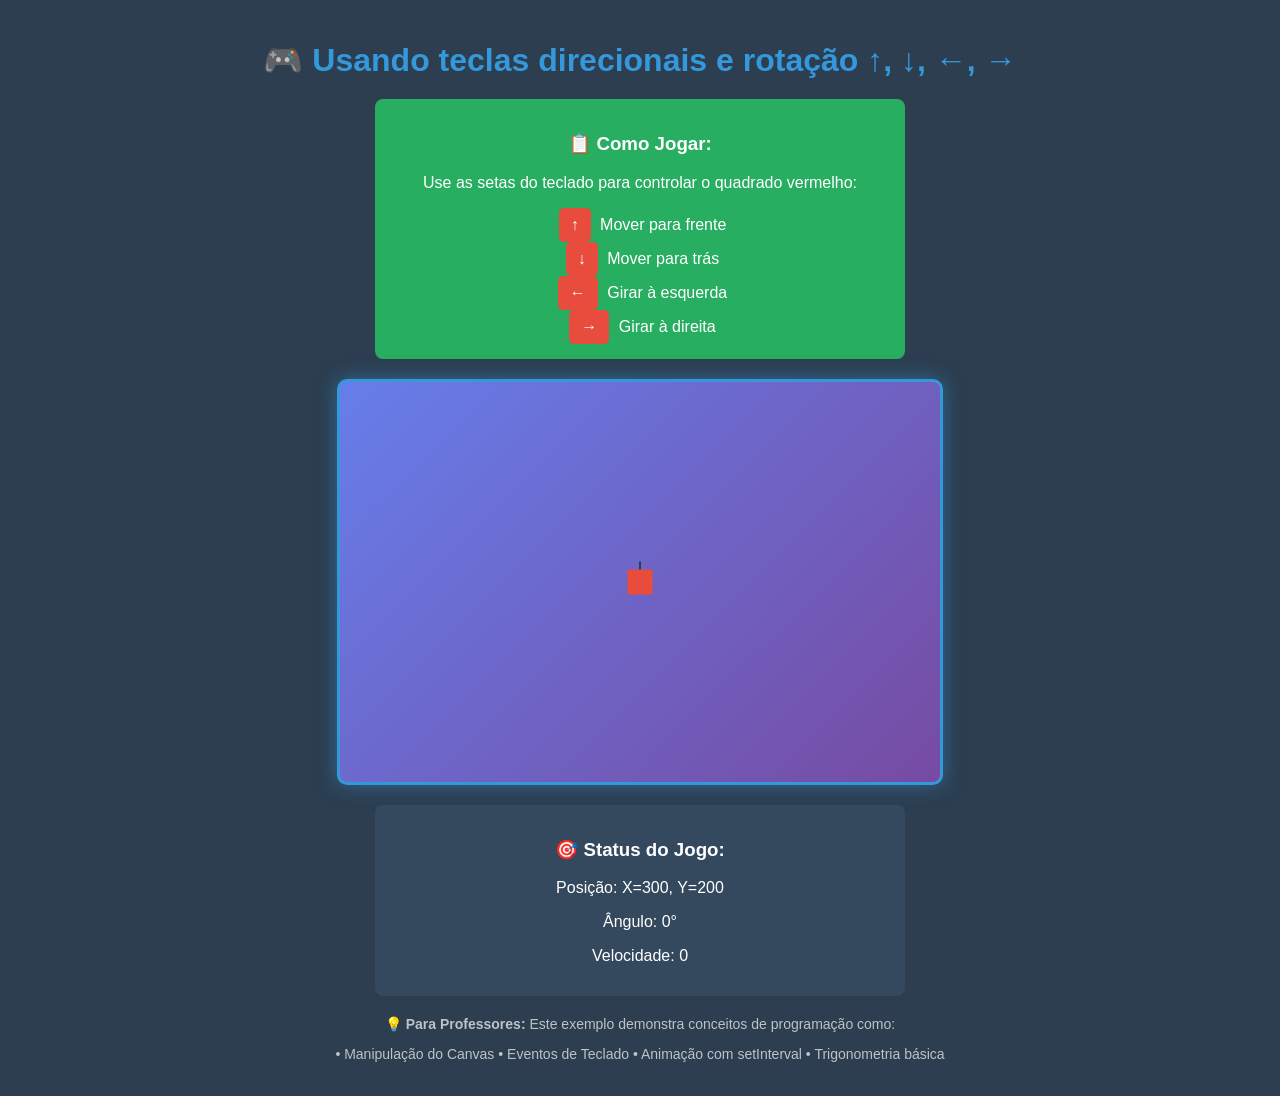
<file: 02 - Scripts/02 - controllers/05 - keys Arrows Rotation/index.html>
<!DOCTYPE html>
<html lang="pt-BR">
<head>
    <meta charset="UTF-8">
    <meta name="viewport" content="width=device-width, initial-scale=1.0">
    <title>Usando teclas direcionais e rotação ↑, ↓, ←, →</title>
    <link rel="stylesheet" type="text/css" href="css/styles.css">
</head>
<body>
    <h1>🎮 Usando teclas direcionais e rotação ↑, ↓, ←, →</h1>
    
    <div class="instrucoes">
        <h3>📋 Como Jogar:</h3>
        <p>Use as setas do teclado para controlar o quadrado vermelho:</p>
        <span class="tecla">↑</span> Mover para frente<br>
        <span class="tecla">↓</span> Mover para trás<br>
        <span class="tecla">←</span> Girar à esquerda<br>
        <span class="tecla">→</span> Girar à direita
    </div>

    <canvas id="gameCanvas" width="600" height="400"></canvas>
    
    <div class="controles">
        <h3>🎯 Status do Jogo:</h3>
        <p>Posição: X=<span id="posX">300</span>, Y=<span id="posY">200</span></p>
        <p>Ângulo: <span id="angulo">0</span>°</p>
        <p>Velocidade: <span id="velocidade">0</span></p>
    </div>

    <div class="info">
        <p><strong>💡 Para Professores:</strong> Este exemplo demonstra conceitos de programação como:</p>
        <p>• Manipulação do Canvas • Eventos de Teclado • Animação com setInterval • Trigonometria básica</p>
    </div>
    <script src="js/script.js"></script>
</body>
</html>
</file>
<file: 02 - Scripts/01 - components/01 - Um Componente/css/styles.css>
/* ==============================================
    ESTILOS CSS - Aparência Visual do Jogo
============================================== */

body {
font-family: Arial, sans-serif;
background-color: #f0f0f0;
color: black;
margin: 0;
padding: 20px;
text-align: center;
}

h1 {
color: #333;
margin-bottom: 10px;
}

p {
    color: #333;
}

.game-info {
background-color: #e7f3ff;
padding: 15px;
border-left: 4px solid #2196F3;
margin: 20px 0;
border-radius: 10px;
margin: 20px auto;
max-width: 600px;
box-shadow: 0 4px 8px rgba(0,0,0,0.3);
}

/* Estilo do canvas (área do jogo) */
#gameCanvas {
border: 3px solid #3498db;
background: linear-gradient(135deg, #f1f1f1 0%, #e8e8e8 100%);
border-radius: 10px;
box-shadow: 0 8px 16px rgba(0,0,0,0.3);
margin: 20px auto;
display: block;
}

.controls {
margin: 20px 0;
font-size: 14px;
color: #bdc3c7;
}
</file>
<file: 02 - Scripts/01 - components/02 - Dois Componentes/css/styles.css>
/* ====== ESTILOS CSS ====== */
        body {
            font-family: Arial, sans-serif;
            margin: 20px;
            background-color: #f5f5f5;
        }
        
        .container {
            max-width: 600px;
            margin: 0 auto;
            background-color: white;
            padding: 20px;
            border-radius: 10px;
            box-shadow: 0 2px 10px rgba(0,0,0,0.1);
        }
        
        h1 {
            color: #333;
            text-align: center;
        }
        
        .info {
            background-color: #e7f3ff;
            padding: 15px;
            border-left: 4px solid #2196F3;
            margin: 20px 0;
        }
        
        /* Estilo do canvas (área do jogo) */
        canvas {
            border: 3px solid #333;
            background-color: #f9f9f9;
            display: block;
            margin: 20px auto;
            border-radius: 5px;
        }
        
        .controls {
            text-align: center;
            margin: 20px 0;
        }
        
        button {
            background-color: #4CAF50;
            color: white;
            padding: 10px 20px;
            border: none;
            border-radius: 5px;
            cursor: pointer;
            font-size: 16px;
            margin: 5px;
        }
        
        button:hover {
            background-color: #45a049;
        }
</file>
<file: 02 - Scripts/01 - components/03 - Multiplos Componentes/css/styles.css>
/* === ESTILOS CSS === */
    body {
        font-family: Arial, sans-serif;
        margin: 20px;
        background-color: #f0f0f0;
    }
    
    .container {
        max-width: 600px;
        margin: 0 auto;
        background-color: white;
        padding: 20px;
        border-radius: 10px;
        box-shadow: 0 2px 10px rgba(0,0,0,0.1);
    }
    
    h1 {
        color: #333;
        text-align: center;
        margin-bottom: 10px;
    }
    
    .descricao {
        background-color: #e8f4fd;
        padding: 15px;
        border-radius: 5px;
        margin-bottom: 20px;
        border-left: 4px solid #2196f3;
    }
    
    canvas {
        border: 3px solid #333;
        background-color: #ffffff;
        display: block;
        margin: 20px auto;
        border-radius: 5px;
    }
    
    .info {
        background-color: #f9f9f9;
        padding: 10px;
        border-radius: 5px;
        margin-top: 15px;
        font-size: 14px;
        color: #666;
    }
    
    .pecas-info {
        display: grid;
        grid-template-columns: repeat(2, 1fr);
        gap: 10px;
        margin-top: 15px;
    }
    
    .peca-card {
        background-color: #f8f9fa;
        padding: 10px;
        border-radius: 5px;
        border: 1px solid #dee2e6;
    }
    
    .cor-exemplo {
        width: 20px;
        height: 20px;
        display: inline-block;
        margin-right: 8px;
        border: 1px solid #ccc;
        vertical-align: middle;
    }
</file>
<file: 02 - Scripts/01 - components/04 - Deformar Componentes/css/styles.css>
/* === ESTILOS CSS === */
body {
    font-family: Arial, sans-serif;
    margin: 20px;
    background-color: #f0f0f0;
}

.container {
    max-width: 600px;
    margin: 0 auto;
    background-color: white;
    padding: 20px;
    border-radius: 10px;
    box-shadow: 0 2px 10px rgba(0,0,0,0.1);
}

h1 {
    color: #333;
    text-align: center;
    margin-bottom: 10px;
}

.descricao {
    background-color: #e8f4fd;
    padding: 15px;
    border-radius: 5px;
    margin-bottom: 20px;
    border-left: 4px solid #2196f3;
}

canvas {
    border: 3px solid #333;
    background-color: #ffffff;
    display: block;
    margin: 20px auto;
    border-radius: 5px;
}

.info {
    background-color: #fff3cd;
    padding: 10px;
    border-radius: 5px;
    margin-top: 15px;
    border-left: 4px solid #ffc107;
    text-align: left;
}

.pecas-info {
    display: grid;
    grid-template-columns: repeat(2, 1fr);
    gap: 10px;
    margin-top: 15px;
}

.peca-card {
    background-color: #f8f9fa;
    padding: 10px;
    border-radius: 5px;
    border: 1px solid #dee2e6;
}

.cor-exemplo {
    width: 20px;
    height: 20px;
    display: inline-block;
    margin-right: 8px;
    border: 1px solid #ccc;
    vertical-align: middle;
}
</file>
<file: 02 - Scripts/01 - components/05 - Formas Primitivas/css/styles.css>
/* ===== ESTILOS CSS ===== */
body {
    font-family: Arial, sans-serif;
    margin: 20px;
    background-color: #f0f0f0;
    padding: 20px;

}

.container {
    max-width: 900px;
    margin: 0 auto;
    text-align: center;    
    background-color: #fff;
    padding: 20px;
    border-radius: 10px;
    box-shadow: 0 4px 8px rgba(0,0,0,0.1);
    border: 1px solid #ddd;
}

h1 {
    color: #333;
    margin-bottom: 10px;
}

.description {
    background-color: #e8f4f8;
    padding: 15px;
    border-radius: 8px;
    margin-bottom: 20px;
    border-left: 4px solid #2196F3;
}

/* Estilização do canvas (área de desenho) */
canvas {    
    background-color: #ffffff;
    display: block;            
    background: linear-gradient(135deg, #f5f7fa 0%, #c3cfe2 100%);
    box-shadow: 0 4px 8px rgba(0,0,0,0.1);
    border: 3px solid #333;      
    border-radius: 8px;
    margin: 20px auto;    
}

.controls {
    margin: 20px 0;
}

.btn {
    background: linear-gradient(45deg, #4CAF50, #45a049);
    color: white;
    padding: 10px 20px;
    border: none;
    border-radius: 5px;
    cursor: pointer;
    margin: 5px;
    font-size: 14px;
    transition: all 0.3s ease;
}

.btn:hover {
    transform: translateY(-2px);
    box-shadow: 0 4px 8px rgba(0,0,0,0.2);
}

.btn.clear {
    background: linear-gradient(45deg, #f44336, #da190b);
}

.info {
    background-color: #fff3cd;
    padding: 15px;
    border-radius: 5px;
    margin-top: 15px;
    border-left: 4px solid #ffc107;
    text-align: left;
}

.shapes-grid {
    display: grid;
    grid-template-columns: repeat(auto-fit, minmax(150px, 1fr));
    gap: 10px;
    margin: 15px 0;
}

.shape-info {
    background: white;
    padding: 10px;
    border-radius: 5px;
    border: 1px solid #ddd;
    font-size: 12px;
}
</file>
<file: 02 - Scripts/01 - components/06 - Obstaculos/css/styles.css>
/* ========================================
    ESTILOS CSS - APARÊNCIA DO JOGO
======================================== */

body {
    font-family: Arial, sans-serif;
    margin: 0;
    padding: 20px;
    background-color: #f0f0f0;
    text-align: center;
}

h1 {
    color: #333;
    margin-bottom: 10px;
}

.game-info {
    background-color: #e8f4f8;
    padding: 15px;
    margin: 20px auto;
    border-radius: 8px;
    max-width: 600px;
    border-left: 4px solid #2196F3;
}

/* Estilo do canvas - onde o jogo acontece */
canvas {
    border: 3px solid #333;
    background-color: #ffffff;
    margin: 20px auto;
    display: block;
    box-shadow: 0 4px 8px rgba(0,0,0,0.2);
    border-radius: 5px;
}

.controls {
    margin: 20px auto;
    background-color: #fff;
    padding: 15px;
    border-radius: 8px;
    max-width: 600px;
    box-shadow: 0 2px 4px rgba(0,0,0,0.1);
}

button {
    background-color: #4CAF50;
    color: white;
    padding: 10px 20px;
    border: none;
    border-radius: 5px;
    cursor: pointer;
    margin: 5px;
    font-size: 16px;
}

button:hover {
    background-color: #45a049;
}

.code-explanation {
    background-color: #f9f9f9;
    padding: 15px;
    margin: 20px auto;
    border-radius: 8px;
    max-width: 800px;
    text-align: left;
    border: 1px solid #ddd;
}
</file>
<file: 02 - Scripts/01 - components/07 - Multiplos Obstaculos/css/styles.css>
/* ===== ESTILOS CSS ===== */
body {
    font-family: Arial, sans-serif;
    margin: 20px;
    background-color: #f5f5f5;
}

.container {
    max-width: 800px;
    margin: 0 auto;
    background-color: white;
    padding: 20px;
    border-radius: 10px;
    box-shadow: 0 2px 10px rgba(0,0,0,0.1);
}

h1 {
    color: #2c3e50;
    text-align: center;
    margin-bottom: 20px;
}

.info-panel {
    background-color: #e8f4fd;
    padding: 15px;
    border-radius: 5px;
    margin-bottom: 20px;
    border-left: 4px solid #3498db;
}

canvas {
    border: 3px solid #2c3e50;
    background-color: #ecf0f1;
    display: block;
    margin: 20px auto;
    border-radius: 5px;
}

.controls {
    text-align: center;
    margin: 20px 0;
}

button {
    background-color: #3498db;
    color: white;
    border: none;
    padding: 10px 20px;
    margin: 5px;
    border-radius: 5px;
    cursor: pointer;
    font-size: 16px;
}

button:hover {
    background-color: #2980b9;
}

.stats {
    text-align: center;
    margin: 10px 0;
    font-size: 18px;
    color: #2c3e50;
}
</file>
<file: 02 - Scripts/01 - components/Um Componente/css/styles.css>
/* ==============================================
    ESTILOS CSS - Aparência Visual do Jogo
============================================== */

body {
font-family: Arial, sans-serif;
background-color: #2c3e50;
color: white;
margin: 0;
padding: 20px;
text-align: center;
}

h1 {
color: #ecf0f1;
margin-bottom: 10px;
}

.game-info {
background-color: #34495e;
padding: 15px;
border-radius: 10px;
margin: 20px auto;
max-width: 500px;
box-shadow: 0 4px 8px rgba(0,0,0,0.3);
}

/* Estilo do canvas (área do jogo) */
#gameCanvas {
border: 3px solid #3498db;
background: linear-gradient(135deg, #f1f1f1 0%, #e8e8e8 100%);
border-radius: 10px;
box-shadow: 0 8px 16px rgba(0,0,0,0.3);
margin: 20px auto;
display: block;
}

.controls {
margin: 20px 0;
font-size: 14px;
color: #bdc3c7;
}
</file>
<file: 02 - Scripts/02 - controllers/01 - mouse-teclado-gamepad/css/styles.css>
/* ===== ESTILOS CSS ===== */
body {
    font-family: 'Arial', sans-serif;
    margin: 0;
    padding: 20px;
    background: linear-gradient(135deg, #667eea 0%, #764ba2 100%);
    color: #333;
    min-height: 100vh;
}

.container {
    max-width: 1200px;
    margin: 0 auto;
    background: white;
    border-radius: 15px;
    padding: 30px;
    box-shadow: 0 10px 30px rgba(0,0,0,0.2);
}

h1 {
    text-align: center;
    color: #4a5568;
    margin-bottom: 10px;
    font-size: 2.5em;
}

.subtitle {
    text-align: center;
    color: #718096;
    margin-bottom: 30px;
    font-size: 1.2em;
}

.game-area {
    display: flex;
    gap: 30px;
    margin-bottom: 30px;
}

.canvas-container {
    flex: 2;
    text-align: center;
}

#canvas {
    border: 3px solid #4299e1;
    border-radius: 10px;
    box-shadow: 0 5px 15px rgba(0,0,0,0.1);
    background: linear-gradient(45deg, #f7fafc 0%, #edf2f7 100%);
}

.controls-panel {
    flex: 1;
    background: #f8f9fa;
    padding: 20px;
    border-radius: 10px;
    border: 2px solid #e2e8f0;
}

.control-section {
    margin-bottom: 25px;
    padding: 15px;
    background: white;
    border-radius: 8px;
    box-shadow: 0 2px 5px rgba(0,0,0,0.05);
}

.control-section h3 {
    margin: 0 0 10px 0;
    color: #2d3748;
    font-size: 1.1em;
    border-bottom: 2px solid #4299e1;
    padding-bottom: 5px;
}

.status-display {
    background: #2d3748;
    color: white;
    padding: 15px;
    border-radius: 8px;
    font-family: 'Courier New', monospace;
    font-size: 14px;
    line-height: 1.5;
}

.instructions {
    background: #e6fffa;
    border: 2px solid #38b2ac;
    border-radius: 10px;
    padding: 20px;
    margin-top: 20px;
}

.instructions h2 {
    color: #2c7a7b;
    margin-top: 0;
}

.instruction-item {
    margin: 10px 0;
    padding: 8px;
    background: white;
    border-radius: 5px;
    border-left: 4px solid #38b2ac;
}

.kbd {
    background: #4a5568;
    color: white;
    padding: 2px 6px;
    border-radius: 3px;
    font-family: monospace;
    font-size: 0.9em;
}

.coordinate-display {
    font-weight: bold;
    color: #2b6cb0;
}

.gamepad-status {
    color: #38a169;
    font-weight: bold;
}

.speed-control {
    margin: 10px 0;
}

.speed-control input {
    width: 100%;
    margin: 5px 0;
}
</file>
<file: 02 - Scripts/02 - controllers/02 - mouse-evento-clique-mover-parar/css/styles.css>
/* === ESTILOS CSS === */

body {
    font-family: Arial, sans-serif;
    margin: 0;
    padding: 20px;
    background-color: #f0f8ff;
    text-align: center;
}

.game-container {
    max-width: 800px;
    margin: 0 auto;
    background: white;
    border-radius: 10px;
    padding: 20px;
    box-shadow: 0 4px 6px rgba(0,0,0,0.1);
}

h1 {
    color: #2c3e50;
    margin-bottom: 10px;
}

.subtitle {
    color: #7f8c8d;
    margin-bottom: 30px;
    font-style: italic;
}

/* Canvas com bordas mais visíveis */
#gameCanvas {
    border: 3px solid #3498db;
    background: linear-gradient(45deg, #ecf0f1, #bdc3c7);
    border-radius: 5px;
    margin: 20px 0;
    display: block;
    margin-left: auto;
    margin-right: auto;
}

/* Estilos dos botões de controle */
.controls {
    margin: 20px 0; 
    display: grid;
    justify-content: center;  
}

.controls button {
    background: #3498db;
    color: white;
    border: none;
    padding: 15px 25px;
    margin: 5px;
    border-radius: 5px;
    font-size: 16px;
    font-weight: bold;
    cursor: pointer;
    transition: all 0.3s ease;
    min-width: 80px;
}

.controls button:hover {
    background: #2980b9;
    transform: translateY(-2px);
    box-shadow: 0 4px 8px rgba(0,0,0,0.2);
}

.controls button:active {
    transform: translateY(0);
}

/* Layout dos botões em cruz */
.button-up {    
    margin: 0 auto 10px auto;
}

.button-middle {    
    gap: 20px;
    margin: 10px 0;
}

.button-down {    
    margin: 10px auto 0 auto;
}

/* Painel de informações */
.info-panel {
    background: #ecf0f1;
    border-radius: 5px;
    padding: 15px;
    margin: 20px 0;
    text-align: left;
}

.stats {
    display: flex;
    justify-content: space-around;
    background: #34495e;
    color: white;
    padding: 10px;
    border-radius: 5px;
    margin: 15px 0;
}

.stat-item {
    text-align: center;
}

.stat-value {
    font-size: 20px;
    font-weight: bold;
    color: #3498db;
}

/* Botões de controle do jogo */
.game-controls {
    margin: 20px 0;
}

.game-controls button {
    background: #27ae60;
    color: white;
    border: none;
    padding: 10px 20px;
    margin: 5px;
    border-radius: 5px;
    cursor: pointer;
    font-size: 14px;
}

.game-controls button:hover {
    background: #229954;
}

.reset-btn {
    background: #e74c3c !important;
}

.reset-btn:hover {
    background: #c0392b !important;
}

/* Seção educativa */
.educational-section {
    background: #fff3cd;
    border: 1px solid #ffeaa7;
    border-radius: 5px;
    padding: 15px;
    margin: 20px 0;
    text-align: left;
}

.educational-section h3 {
    color: #856404;
    margin-top: 0;
}

code {
    background: #f8f9fa;
    padding: 2px 4px;
    border-radius: 3px;
    font-family: 'Courier New', monospace;
    color: #e83e8c;
}
</file>
<file: 02 - Scripts/02 - controllers/02 - mouse-evento-clique-mover/css/styles.css>
/* ===== ESTILOS CSS ===== */
body {
    font-family: Arial, sans-serif;
    background-color: #e8f4f8;
    margin: 0;
    padding: 20px;
    text-align: center;
}

.container {
    max-width: 600px;
    margin: 0 auto;
    background: white;
    padding: 20px;
    border-radius: 10px;
    box-shadow: 0 4px 8px rgba(0,0,0,0.1);
}

h1 {
    color: #2c5282;
    margin-bottom: 20px;
}

/* Estilo do canvas (área do jogo) */
#gameCanvas {
    border: 3px solid #2c5282;
    background-color: #f7fafc;
    margin: 20px 0;
    display: block;
    margin-left: auto;
    margin-right: auto;
    border-radius: 5px;
}

/* Estilo dos botões de controle */
.controls {
    margin: 20px 0;
}

.control-button {
    background-color: #4299e1;
    color: white;
    border: none;
    padding: 15px 25px;
    margin: 5px;
    border-radius: 8px;
    font-size: 16px;
    font-weight: bold;
    cursor: pointer;
    transition: background-color 0.2s;
    min-width: 80px;
}

.control-button:hover {
    background-color: #3182ce;
}

.control-button:active {
    background-color: #2c5282;
    transform: scale(0.95);
}

/* Layout dos botões */
.button-row {
    margin: 10px 0;
}

/* Informações educativas */
.info-box {
    background-color: #e6fffa;
    border: 2px solid #38b2ac;
    border-radius: 8px;
    padding: 15px;
    margin: 20px 0;
    text-align: left;
}

.info-box h3 {
    color: #2c7a7b;
    margin-top: 0;
}

.score {
    font-size: 18px;
    font-weight: bold;
    color: #2c5282;
    margin: 10px 0;
}
</file>
<file: 02 - Scripts/02 - controllers/04 - keys Arrows/css/styles.css>
/* === ESTILOS CSS === */
        body {
            font-family: Arial, sans-serif;
            text-align: center;
            background-color: #f0f0f0;
            margin: 0;
            padding: 20px;
        }
        
        .titulo {
            color: #333;
            margin-bottom: 10px;
        }
        
        .instrucoes {
            background-color: #e8f4fd;
            border: 2px solid #2196F3;
            border-radius: 10px;
            padding: 15px;
            margin: 20px auto;
            max-width: 500px;
        }
        
        .instrucoes h3 {
            margin-top: 0;
            color: #1976D2;
        }
        
        .teclas {
            display: flex;
            justify-content: center;
            gap: 10px;
            margin: 10px 0;
        }
        
        .tecla {
            background-color: #fff;
            border: 2px solid #ddd;
            border-radius: 5px;
            padding: 8px 12px;
            font-weight: bold;
        }
        
        #gameCanvas {
            border: 3px solid #333;
            background-color: #ffffff;
            box-shadow: 0 4px 8px rgba(0,0,0,0.2);
            margin: 20px 0;
        }
        
        .info-jogo {
            background-color: #fff;
            border-radius: 8px;
            padding: 15px;
            margin: 20px auto;
            max-width: 500px;
            box-shadow: 0 2px 4px rgba(0,0,0,0.1);
        }
</file>
<file: 02 - Scripts/02 - controllers/05 - keys Arrows Rotation/css/styles.css>
/* === ESTILOS DO JOGO === */
body {
    font-family: Arial, sans-serif;
    background-color: #2c3e50;
    color: white;
    text-align: center;
    margin: 0;
    padding: 20px;
}

h1 {
    color: #3498db;
    margin-bottom: 10px;
}

#gameCanvas {
    border: 3px solid #3498db;
    background: linear-gradient(135deg, #667eea 0%, #764ba2 100%);
    margin: 20px auto;
    display: block;
    border-radius: 10px;
    box-shadow: 0 0 20px rgba(52, 152, 219, 0.5);
}

.controles {
    background-color: #34495e;
    padding: 15px;
    border-radius: 8px;
    margin: 20px auto;
    max-width: 500px;
}

.instrucoes {
    background-color: #27ae60;
    padding: 15px;
    border-radius: 8px;
    margin: 20px auto;
    max-width: 500px;
}

.tecla {
    display: inline-block;
    background-color: #e74c3c;
    color: white;
    padding: 8px 12px;
    border-radius: 5px;
    margin: 0 5px;
    font-weight: bold;
}

.info {
    font-size: 14px;
    color: #bdc3c7;
    margin-top: 20px;
}
</file>
